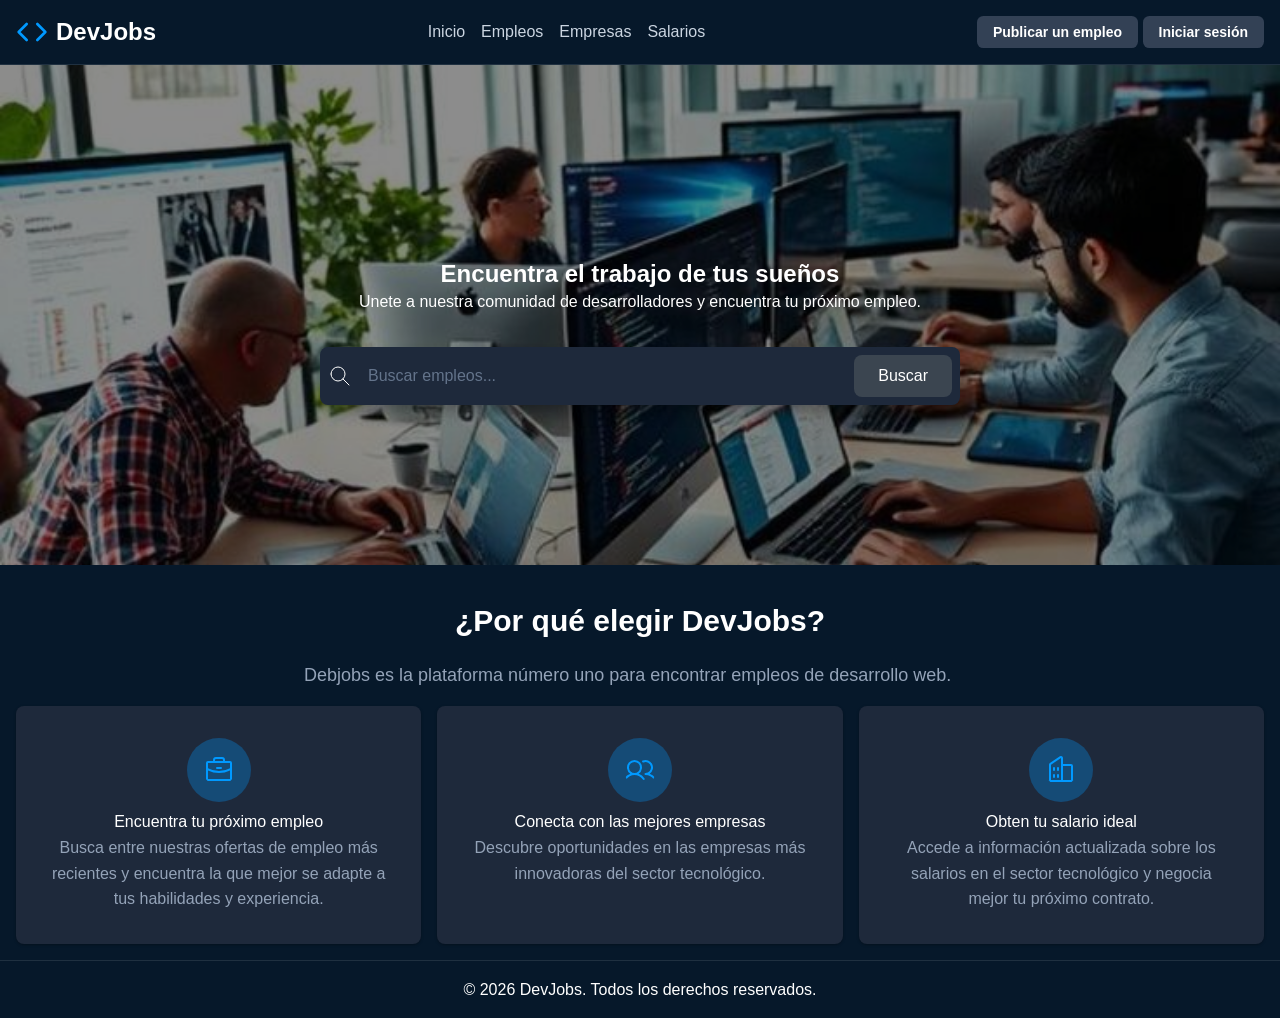
<file: index.html>
<!doctype html>
<html lang="en">
  <head>
    <meta charset="UTF-8" />
    <meta name="viewport" content="width=device-width, initial-scale=1.0" />
    <title>DevJobs - Inicio</title>
    <meta
      name="description"
      content="Encuentra las mejores ofertas de trabajo para desarrolladores en DevJobs."
    />
    <link rel="stylesheet" href="style.css" />
  </head>
  <body>
    <header>
      <h1>
        <svg
          fill="none"
          stroke="currentColor"
          stroke-linecap="round"
          stroke-linejoin="round"
          stroke-width="2"
          viewBox="0 0 24 24"
          xmlns="http://www.w3.org/2000/svg"
        >
          <polyline points="16 18 22 12 16 6"></polyline>
          <polyline points="8 6 2 12 8 18"></polyline>
        </svg>
        DevJobs
      </h1>

      <nav>
        <a href="index.html">Inicio</a>
        <a href="empleo.html">Empleos</a>
        <a href="#">Empresas</a>
        <a href="#">Salarios</a>
      </nav>

      <div>
        <button class="btn btn-primary">Publicar un empleo</button>
        <button class="btn">Iniciar sesión</button>
      </div>
    </header>

    <main>
      <section>
        <img src="./img/dev.jpg" alt="Imagen de portada" />
        <h1>Encuentra el trabajo de tus sueños</h1>
        <p>
          Unete a nuestra comunidad de desarrolladores y encuentra tu próximo
          empleo.
        </p>
        <form role="search">
          <div>
             <svg xmlns="http://www.w3.org/2000/svg" width="24" height="24" viewBox="0 0 24 24" fill="none"
            stroke="currentColor" stroke-width="1" stroke-linecap="round" stroke-linejoin="round"
            class="icon icon-tabler icons-tabler-outline icon-tabler-search">
            <path stroke="none" d="M0 0h24v24H0z" fill="none" />
            <path d="M10 10m-7 0a7 7 0 1 0 14 0a7 7 0 1 0 -14 0" />
            <path d="M21 21l-6 -6" />
          </svg>
            <input type="text" name="search" placeholder="Buscar empleos..." />
            <button type="submit">Buscar</button>
          </div>
        </form>
      </section>
      <section>
        <div class="header">
          <h3>¿Por qué elegir DevJobs?</h3>
          <p>
            Debjobs es la plataforma número uno para encontrar empleos de
            desarrollo web.
          </p>
        </div>
        <div class="features">
          <article>
            <svg fill="currentColor" height="32" viewBox="0 0 256 256" width="32" xmlns="http://www.w3.org/2000/svg"
            aria-hidden="true">
            <path
              d="M216,56H176V48a24,24,0,0,0-24-24H104A24,24,0,0,0,80,48v8H40A16,16,0,0,0,24,72V200a16,16,0,0,0,16,16H216a16,16,0,0,0,16-16V72A16,16,0,0,0,216,56ZM96,48a8,8,0,0,1,8-8h48a8,8,0,0,1,8,8v8H96ZM216,72v41.61A184,184,0,0,1,128,136a184.07,184.07,0,0,1-88-22.38V72Zm0,128H40V131.64A200.19,200.19,0,0,0,128,152a200.25,200.25,0,0,0,88-20.37V200ZM104,112a8,8,0,0,1,8-8h32a8,8,0,0,1,0,16H112A8,8,0,0,1,104,112Z">
            </path>
          </svg>
            <h4>Encuentra tu próximo empleo</h4>
            <p>
              Busca entre nuestras ofertas de empleo más recientes y encuentra
              la que mejor se adapte a tus habilidades y experiencia.
            </p>
          </article>
          <article>
             <svg fill="currentColor" height="32" viewBox="0 0 256 256" width="32" xmlns="http://www.w3.org/2000/svg"
            aria-hidden="true">
            <path
              d="M117.25,157.92a60,60,0,1,0-66.5,0A95.83,95.83,0,0,0,3.53,195.63a8,8,0,1,0,13.4,8.74,80,80,0,0,1,134.14,0,8,8,0,0,0,13.4-8.74A95.83,95.83,0,0,0,117.25,157.92ZM40,108a44,44,0,1,1,44,44A44.05,44.05,0,0,1,40,108Zm210.14,98.7a8,8,0,0,1-11.07-2.33A79.83,79.83,0,0,0,172,168a8,8,0,0,1,0-16,44,44,0,1,0-16.34-84.87,8,8,0,1,1-5.94-14.85,60,60,0,0,1,55.53,105.64,95.83,95.83,0,0,1,47.22,37.71A8,8,0,0,1,250.14,206.7Z">
            </path>
          </svg>
            <h4>Conecta con las mejores empresas</h4>
            <p>
              Descubre oportunidades en las empresas más innovadoras del sector
              tecnológico.
            </p>
          </article>
          <article>
                      <svg fill="currentColor" height="32" viewBox="0 0 256 256" width="32" xmlns="http://www.w3.org/2000/svg"
            aria-hidden="true">
            <path
              d="M240,208H224V96a16,16,0,0,0-16-16H144V32a16,16,0,0,0-24.88-13.32L39.12,72A16,16,0,0,0,32,85.34V208H16a8,8,0,0,0,0,16H240a8,8,0,0,0,0-16ZM208,96V208H144V96ZM48,85.34,128,32V208H48ZM112,112v16a8,8,0,0,1-16,0V112a8,8,0,1,1,16,0Zm-32,0v16a8,8,0,0,1-16,0V112a8,8,0,1,1,16,0Zm0,56v16a8,8,0,0,1-16,0V168a8,8,0,0,1,16,0Zm32,0v16a8,8,0,0,1-16,0V168a8,8,0,0,1,16,0Z">
            </path>
          </svg>

            <h4>Obten tu salario ideal</h4>
            <p>
              Accede a información actualizada sobre los salarios en el sector
              tecnológico y negocia mejor tu próximo contrato.
            </p>
          </article>
        </div>
      </section>
    </main>

    <footer>
      <p>&copy; 2026 DevJobs. Todos los derechos reservados.</p>
    </footer>
  </body>
</html>
</file>
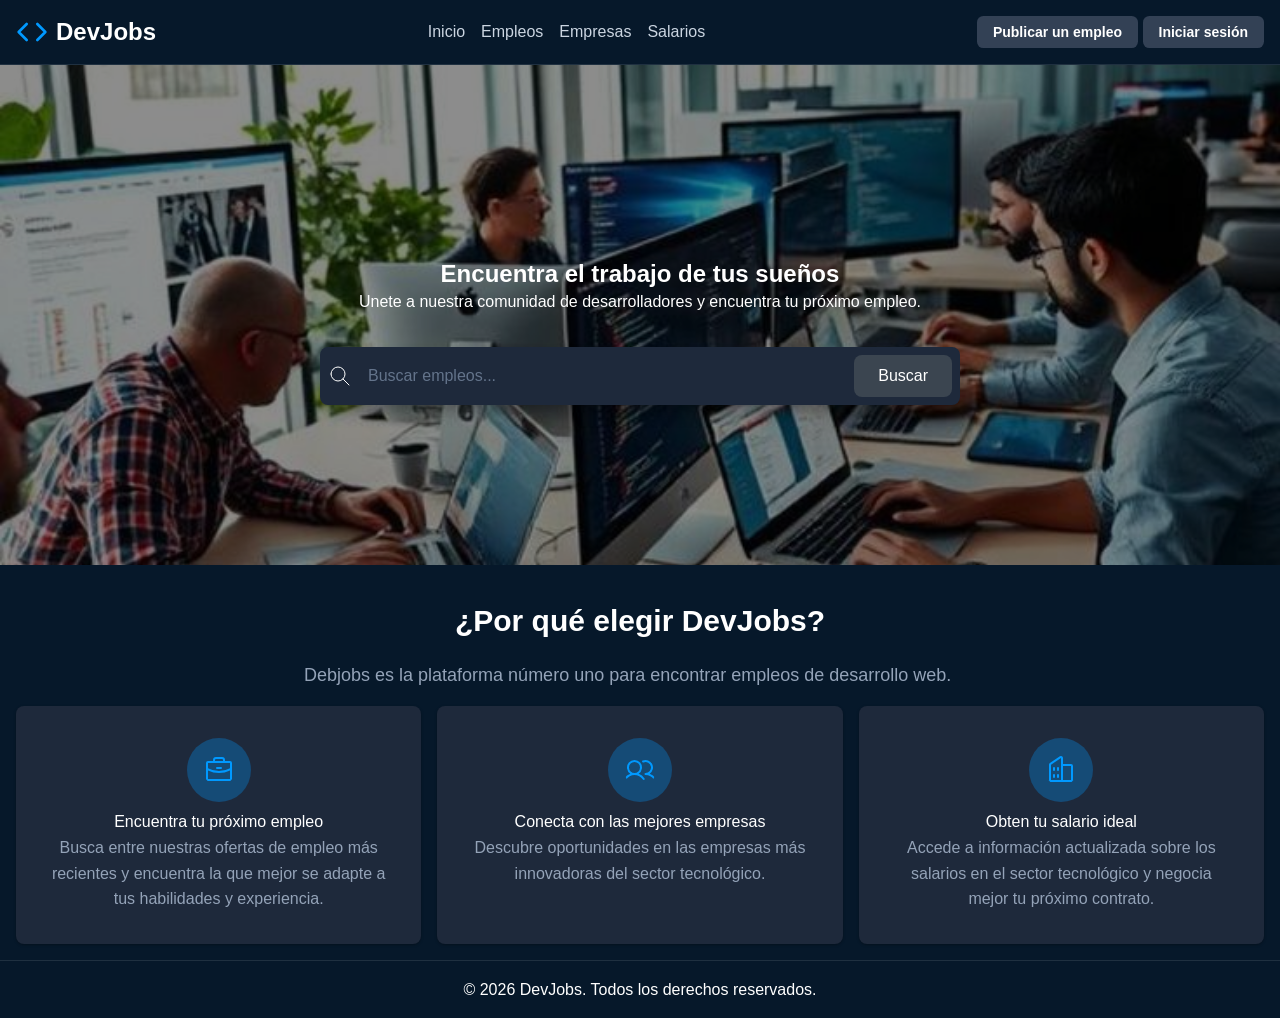
<file: 02.ProyectoconJs/index.html>
<!doctype html>
<html lang="en">
  <head>
    <meta charset="UTF-8" />
    <meta name="viewport" content="width=device-width, initial-scale=1.0" />
    <title>DevJobs - Inicio</title>
    <meta
      name="description"
      content="Encuentra las mejores ofertas de trabajo para desarrolladores en DevJobs."
    />
    <link rel="stylesheet" href="./style/style.css" />
    
    <script type="module" src="./js/script.js"></script>

  </head>
  <body>
    <header>
      <h1>
        <svg
          fill="none"
          stroke="currentColor"
          stroke-linecap="round"
          stroke-linejoin="round"
          stroke-width="2"
          viewBox="0 0 24 24"
          xmlns="http://www.w3.org/2000/svg"
        >
          <polyline points="16 18 22 12 16 6"></polyline>
          <polyline points="8 6 2 12 8 18"></polyline>
        </svg>
        DevJobs
      </h1>

      <nav>
        <a href="index.html">Inicio</a>
        <a href="empleo.html">Empleos</a>
        <a href="#">Empresas</a>
        <a href="#">Salarios</a>
      </nav>

      <div>
        <button class="btn btn-primary">Publicar un empleo</button>
        <button class="btn">Iniciar sesión</button>
      </div>
    </header>

    <main>
      <section>
        <img src="./img/dev.jpg" alt="Imagen de portada" />
        <h1>Encuentra el trabajo de tus sueños</h1>
        <p>
          Unete a nuestra comunidad de desarrolladores y encuentra tu próximo
          empleo.
        </p>
        <form role="search">
          <div>
             <svg xmlns="http://www.w3.org/2000/svg" width="24" height="24" viewBox="0 0 24 24" fill="none"
            stroke="currentColor" stroke-width="1" stroke-linecap="round" stroke-linejoin="round"
            class="icon icon-tabler icons-tabler-outline icon-tabler-search">
            <path stroke="none" d="M0 0h24v24H0z" fill="none" />
            <path d="M10 10m-7 0a7 7 0 1 0 14 0a7 7 0 1 0 -14 0" />
            <path d="M21 21l-6 -6" />
          </svg>
            <input type="text" name="search" placeholder="Buscar empleos..." />
            <button type="submit">Buscar</button>
          </div>
        </form>
      </section>
      <section>
        <div class="header">
          <h3>¿Por qué elegir DevJobs?</h3>
          <p>
            Debjobs es la plataforma número uno para encontrar empleos de
            desarrollo web.
          </p>
        </div>
        <div class="features">
          <article>
            <svg fill="currentColor" height="32" viewBox="0 0 256 256" width="32" xmlns="http://www.w3.org/2000/svg"
            aria-hidden="true">
            <path
              d="M216,56H176V48a24,24,0,0,0-24-24H104A24,24,0,0,0,80,48v8H40A16,16,0,0,0,24,72V200a16,16,0,0,0,16,16H216a16,16,0,0,0,16-16V72A16,16,0,0,0,216,56ZM96,48a8,8,0,0,1,8-8h48a8,8,0,0,1,8,8v8H96ZM216,72v41.61A184,184,0,0,1,128,136a184.07,184.07,0,0,1-88-22.38V72Zm0,128H40V131.64A200.19,200.19,0,0,0,128,152a200.25,200.25,0,0,0,88-20.37V200ZM104,112a8,8,0,0,1,8-8h32a8,8,0,0,1,0,16H112A8,8,0,0,1,104,112Z">
            </path>
          </svg>
            <h4>Encuentra tu próximo empleo</h4>
            <p>
              Busca entre nuestras ofertas de empleo más recientes y encuentra
              la que mejor se adapte a tus habilidades y experiencia.
            </p>
          </article>
          <article>
             <svg fill="currentColor" height="32" viewBox="0 0 256 256" width="32" xmlns="http://www.w3.org/2000/svg"
            aria-hidden="true">
            <path
              d="M117.25,157.92a60,60,0,1,0-66.5,0A95.83,95.83,0,0,0,3.53,195.63a8,8,0,1,0,13.4,8.74,80,80,0,0,1,134.14,0,8,8,0,0,0,13.4-8.74A95.83,95.83,0,0,0,117.25,157.92ZM40,108a44,44,0,1,1,44,44A44.05,44.05,0,0,1,40,108Zm210.14,98.7a8,8,0,0,1-11.07-2.33A79.83,79.83,0,0,0,172,168a8,8,0,0,1,0-16,44,44,0,1,0-16.34-84.87,8,8,0,1,1-5.94-14.85,60,60,0,0,1,55.53,105.64,95.83,95.83,0,0,1,47.22,37.71A8,8,0,0,1,250.14,206.7Z">
            </path>
          </svg>
            <h4>Conecta con las mejores empresas</h4>
            <p>
              Descubre oportunidades en las empresas más innovadoras del sector
              tecnológico.
            </p>
          </article>
          <article>
                      <svg fill="currentColor" height="32" viewBox="0 0 256 256" width="32" xmlns="http://www.w3.org/2000/svg"
            aria-hidden="true">
            <path
              d="M240,208H224V96a16,16,0,0,0-16-16H144V32a16,16,0,0,0-24.88-13.32L39.12,72A16,16,0,0,0,32,85.34V208H16a8,8,0,0,0,0,16H240a8,8,0,0,0,0-16ZM208,96V208H144V96ZM48,85.34,128,32V208H48ZM112,112v16a8,8,0,0,1-16,0V112a8,8,0,1,1,16,0Zm-32,0v16a8,8,0,0,1-16,0V112a8,8,0,1,1,16,0Zm0,56v16a8,8,0,0,1-16,0V168a8,8,0,0,1,16,0Zm32,0v16a8,8,0,0,1-16,0V168a8,8,0,0,1,16,0Z">
            </path>
          </svg>

            <h4>Obten tu salario ideal</h4>
            <p>
              Accede a información actualizada sobre los salarios en el sector
              tecnológico y negocia mejor tu próximo contrato.
            </p>
          </article>
        </div>
      </section>
    </main>

    <footer>
      <p>&copy; 2026 DevJobs. Todos los derechos reservados.</p>
    </footer>
  </body>
</html>
</file>
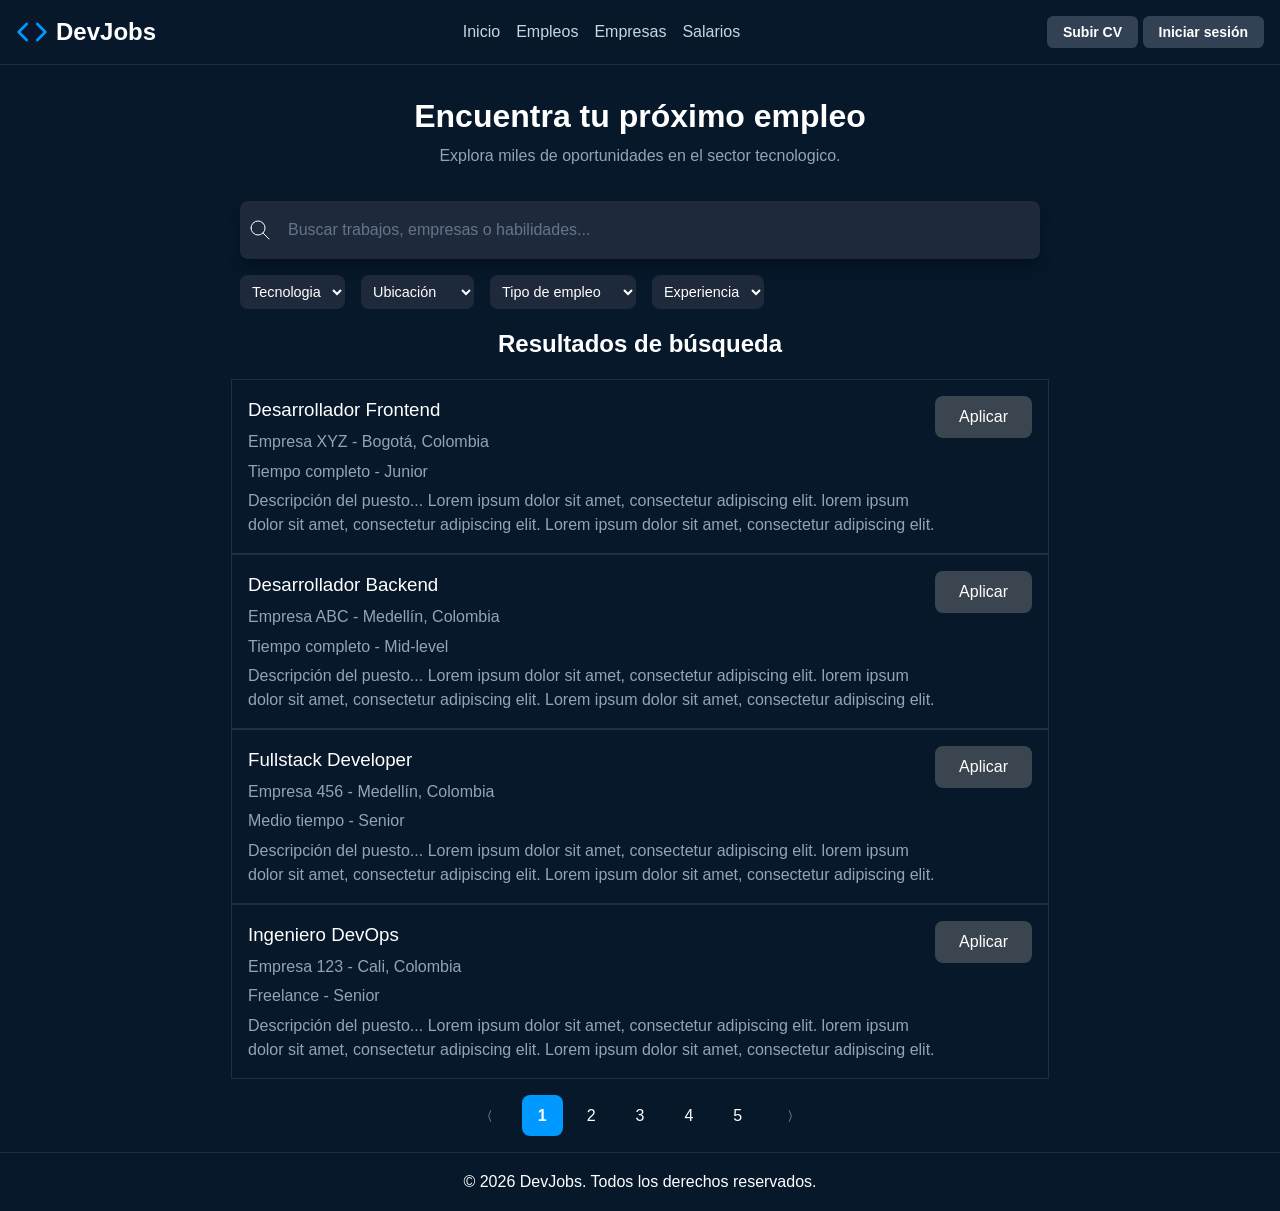
<file: empleo.html>
<!doctype html>
<html lang="en">
  <head>
    <meta charset="UTF-8" />
    <meta name="viewport" content="width=device-width, initial-scale=1.0" />
    <title>DevJobs - Inicio</title>
    <meta
      name="description"
      content="Encuentra las mejores ofertas de trabajo para desarrolladores en DevJobs."
    />
    <link rel="stylesheet" href="style.css" />
  </head>

  <body>
    <header>
      <h1>
        <svg
          fill="none"
          stroke="currentColor"
          stroke-linecap="round"
          stroke-linejoin="round"
          stroke-width="2"
          viewBox="0 0 24 24"
          xmlns="http://www.w3.org/2000/svg"
        >
          <polyline points="16 18 22 12 16 6"></polyline>
          <polyline points="8 6 2 12 8 18"></polyline>
        </svg>
        DevJobs
      </h1>

      <nav>
        <a href="index.html">Inicio</a>
        <a href="#">Empleos</a>
        <a href="#">Empresas</a>
        <a href="#">Salarios</a>
      </nav>

      <div>
        <button class="btn btn-primary">Subir CV</button>
        <button class="btn">Iniciar sesión</button>
      </div>
    </header>

    <main>
      <div class="container">
        <h1>Encuentra tu próximo empleo</h1>
        <p>Explora miles de oportunidades en el sector tecnologico.</p>
        <form role="search">
          <div>
            <svg
              xmlns="http://www.w3.org/2000/svg"
              width="24"
              height="24"
              viewBox="0 0 24 24"
              fill="none"
              stroke="currentColor"
              stroke-width="1"
              stroke-linecap="round"
              stroke-linejoin="round"
              class="icon icon-tabler icons-tabler-outline icon-tabler-search"
            >
              <path stroke="none" d="M0 0h24v24H0z" fill="none" />
              <path d="M10 10m-7 0a7 7 0 1 0 14 0a7 7 0 1 0 -14 0" />
              <path d="M21 21l-6 -6" />
            </svg>
            <input
              type="text"
              name="search"
              placeholder="Buscar trabajos, empresas o habilidades..."
            />
          </div>
        </form>
        <section class="filters">
          <select name="category" id="category">
            <option value="">Tecnologia</option>
            <option value="frontend">Frontend</option>
            <option value="backend">Backend</option>
            <option value="fullstack">Fullstack</option>
            <option value="devops">DevOps</option>
          </select>
          <select name="location" id="location">
            <option value="">Ubicación</option>
            <option value="bogota">Bogotá</option>
            <option value="medellin">Medellín</option>
            <option value="cali">Cali</option>
            <option value="barranquilla">Barranquilla</option>
          </select>
          <select name="type" id="type">
            <option value="">Tipo de empleo</option>
            <option value="fulltime">Tiempo completo</option>
            <option value="parttime">Medio tiempo</option>
            <option value="freelance">Freelance</option>
          </select>
          <select name="experience" id="experience">
            <option value="">Experiencia</option>
            <option value="junior">Junior</option>
            <option value="mid">Mid-level</option>
            <option value="senior">Senior</option>
          </select>
        </section>
<h2>Resultados de búsqueda</h2>
        <section class="job-listings">
          
          <div class="job-card">
            <div class="job-card-info"><h3>Desarrollador Frontend</h3>
            <p>Empresa XYZ - Bogotá, Colombia</p>
            <p>Tiempo completo - Junior</p>
            <p>Descripción del puesto... Lorem ipsum dolor sit amet, consectetur adipiscing elit.
                lorem ipsum dolor sit amet, consectetur adipiscing elit. Lorem ipsum dolor sit amet, consectetur adipiscing elit.</p></div>
            
           
            <button class="btn btn-primary">Aplicar</button>
          </div>
          <div class="job-card">
            <div class="job-card-info"><h3>Desarrollador Backend</h3>
            <p>Empresa ABC - Medellín, Colombia</p>
            <p>Tiempo completo - Mid-level</p>
            <p>Descripción del puesto... Lorem ipsum dolor sit amet, consectetur adipiscing elit.
                lorem ipsum dolor sit amet, consectetur adipiscing elit. Lorem ipsum dolor sit amet, consectetur adipiscing elit.</p></div>
            
            <button class="btn btn-primary">Aplicar</button>
          </div>
          <div class="job-card">
            <div class="job-card-info"><h3>Fullstack Developer</h3>
            <p>Empresa 456 - Medellín, Colombia</p>
            <p>Medio tiempo - Senior</p>
            <p>Descripción del puesto... Lorem ipsum dolor sit amet, consectetur adipiscing elit.
                lorem ipsum dolor sit amet, consectetur adipiscing elit. Lorem ipsum dolor sit amet, consectetur adipiscing elit.</p></div> 
            <button class="btn btn-primary">Aplicar</button>
          </div>
          <div class="job-card">
            <div class="job-card-info"><h3>Ingeniero DevOps</h3>
            <p>Empresa 123 - Cali, Colombia</p>
            <p>Freelance - Senior</p>
            <p>Descripción del puesto... Lorem ipsum dolor sit amet, consectetur adipiscing elit.
                lorem ipsum dolor sit amet, consectetur adipiscing elit. Lorem ipsum dolor sit amet, consectetur adipiscing elit.</p></div>
            <button class="btn btn-primary">Aplicar</button>
          </div>
        </section>

        <nav class="pagination">
                <a class="btn"><!--
category: Arrows
version: "2.24"
unicode: "faf1"
-->
<svg
  xmlns="http://www.w3.org/2000/svg"
  width="16"
  height="16"
  viewBox="0 0 24 24"
  fill="none"
  stroke="#607d8b"
  stroke-width="1.5"
  stroke-linecap="round"
  stroke-linejoin="round"
>
  <path d="M13 20l-3 -8l3 -8" />
</svg>
</a>
          <a class="is-active" href="#">1</a>
          <a href="#">2</a>
          <a href="#">3</a>
          <a href="#">4</a>
          <a href="#">5</a>
          <a href="#"><!--
category: Arrows
version: "2.24"
unicode: "faf2"
-->
<svg
  xmlns="http://www.w3.org/2000/svg"
  width="16"
  height="16"
  viewBox="0 0 24 24"
  fill="none"
  stroke="#607d8b"
  stroke-width="1.5"
  stroke-linecap="round"
  stroke-linejoin="round"
>
  <path d="M11 4l3 8l-3 8" />
</svg>
</a>
        </nav>
      </div>
    </main>

    <footer>
      <p>&copy; 2026 DevJobs. Todos los derechos reservados.</p>
    </footer>
  </body>
</html>
</file>
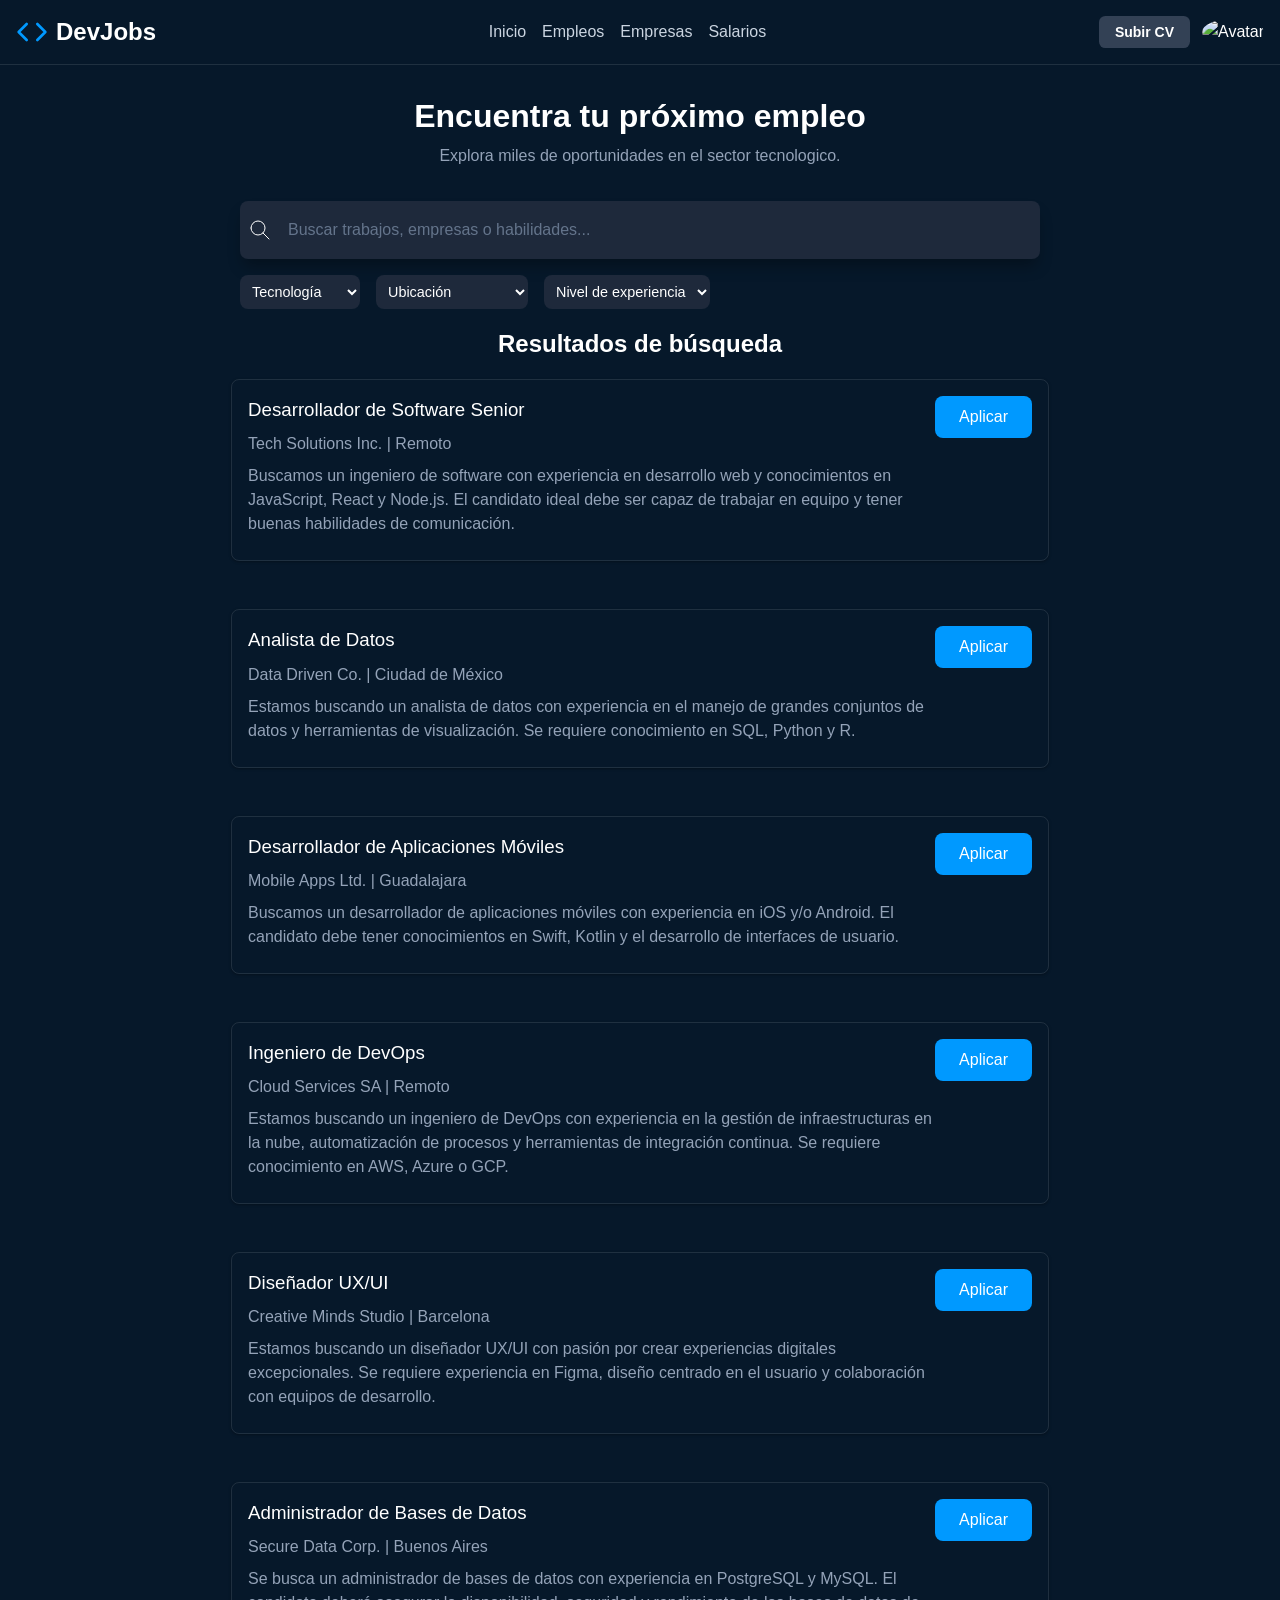
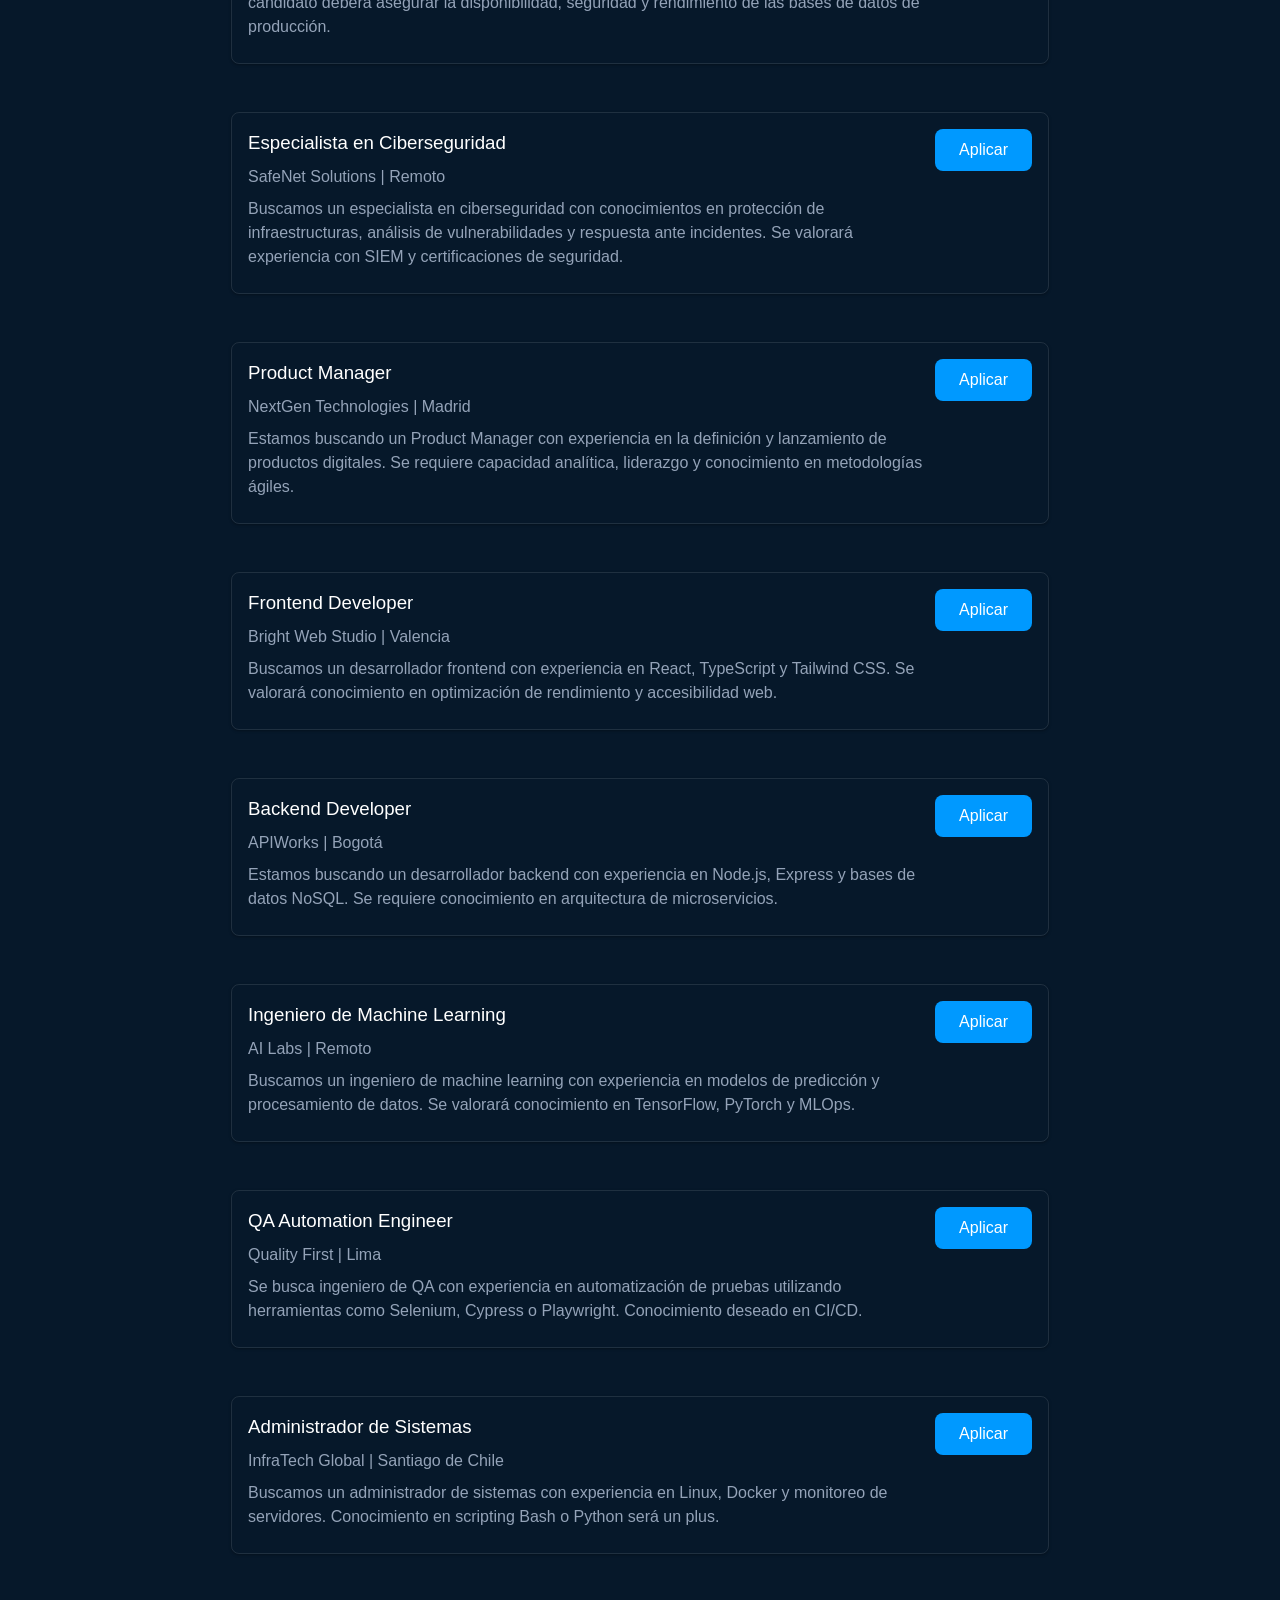
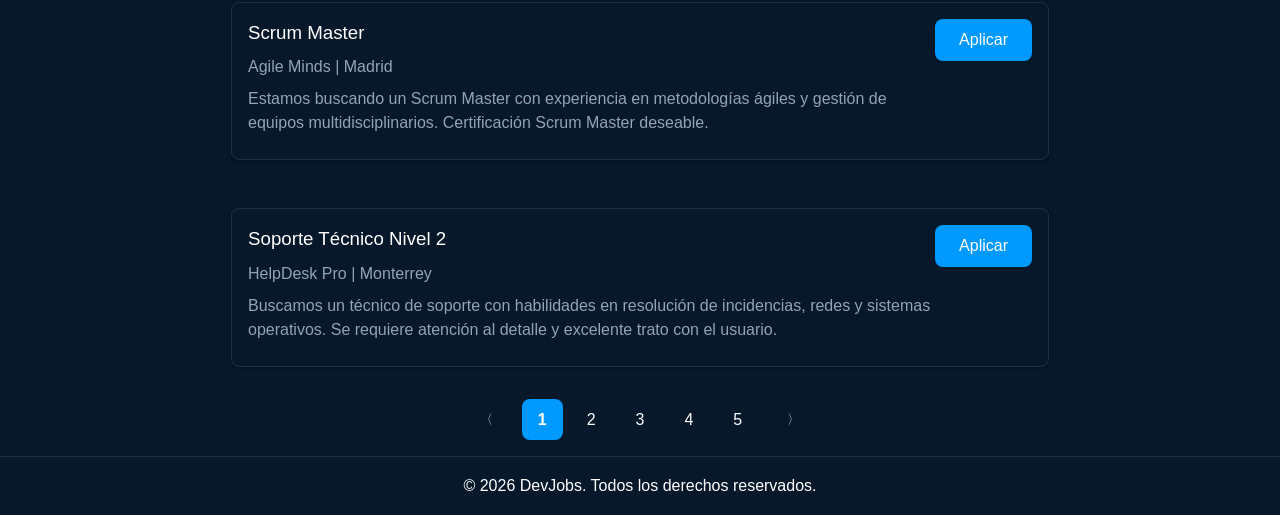
<file: 02.ProyectoconJs/empleo.html>
<!doctype html>
<html lang="en">
  <head>
    <meta charset="UTF-8" />
    <meta name="viewport" content="width=device-width, initial-scale=1.0" />
    <title>DevJobs - Inicio</title>
    <meta
      name="description"
      content="Encuentra las mejores ofertas de trabajo para desarrolladores en DevJobs."
    />
    <link rel="stylesheet" href="./style/style.css" />

    <script type="module" src="./js/main.js"></script>
  </head>

  <body>
    <header>
      <h1>
        <svg
          fill="none"
          stroke="currentColor"
          stroke-linecap="round"
          stroke-linejoin="round"
          stroke-width="2"
          viewBox="0 0 24 24"
          xmlns="http://www.w3.org/2000/svg"
        >
          <polyline points="16 18 22 12 16 6"></polyline>
          <polyline points="8 6 2 12 8 18"></polyline>
        </svg>
        DevJobs
      </h1>

      <nav>
        <a href="index.html">Inicio</a>
        <a href="#">Empleos</a>
        <a href="#">Empresas</a>
        <a href="#">Salarios</a>
      </nav>

      <div class="sesion">
        <button class="btn-primary">Subir CV</button>
        <!-- <button class="btn">Iniciar sesión</button> -->
        <!-- <devjobs-login service="google" username="google.com" size="32">
      </devjobs-login> -->
        <devjobs-login
          service="github"
          username="cjzuleta"
          size="40"
        ></devjobs-login>
      </div>
    </header>

    <main>
      <div class="container">
        <h1>Encuentra tu próximo empleo</h1>
        <p>Explora miles de oportunidades en el sector tecnologico.</p>
        <form role="search">
          <div>
            <svg
              xmlns="http://www.w3.org/2000/svg"
              width="24"
              height="24"
              viewBox="0 0 24 24"
              fill="none"
              stroke="currentColor"
              stroke-width="1"
              stroke-linecap="round"
              stroke-linejoin="round"
              class="icon icon-tabler icons-tabler-outline icon-tabler-search"
            >
              <path stroke="none" d="M0 0h24v24H0z" fill="none" />
              <path d="M10 10m-7 0a7 7 0 1 0 14 0a7 7 0 1 0 -14 0" />
              <path d="M21 21l-6 -6" />
            </svg>
            <input
              type="text"
              name="search"
              placeholder="Buscar trabajos, empresas o habilidades..."
              id="search"
            />
          </div>

          <!-- <section class="filters">
            <select name="category" id="category">
              <option value="">Profesiones</option>
              <optgroup label="Profesiones populares">
              <option value="frontend">Frontend</option>
              <option value="backend">Backend</option>
              <option value="fullstack">Fullstack</option>
              <option value="devops">DevOps</option>
              </optgroup>
              <hr>
              <optgroup>
                <option value="db">DataBase</option>
              </optgroup>
            </select>
            <select name="location" id="location">
              <option value="">Ubicación</option>
              <option value="bogota">Bogotá</option>
              <option value="medellin">Medellín</option>
              <option value="cali">Cali</option>
              <option value="barranquilla">Barranquilla</option>
            </select>
            <select name="type" id="type">
              <option value="">Tipo de empleo</option>
              <option value="fulltime">Tiempo completo</option>
              <option value="parttime">Medio tiempo</option>
              <option value="freelance">Freelance</option>
            </select>
            <select name="experience" id="experience">
              <option value="">Experiencia</option>
              <option value="junior">Junior</option>
              <option value="mid">Mid-level</option>
              <option value="senior">Senior</option>
            </select>
          </section> -->
          <section class="filters">
          <select name="technology" id="filter-technology">
            <option value="">Tecnología</option>
            <optgroup label="Tecnologías populares">
              <option value="javascript">JavaScript</option>
              <option value="python">Python</option>
              <option value="react">React</option>
              <option value="nodejs">Node.js</option>
            </optgroup>
            <option value="java">Java</option>
            <hr />
            <option value="csharp">C#</option>
            <option value="c">C</option>
            <option value="c++">C++</option>
            <hr />
            <option value="ruby">Ruby</option>
            <option value="php">PHP</option>
          </select>

          <select name="location" id="filter-location">
            <option value="">Ubicación</option>
            <option value="remoto">Remoto</option>
            <option value="cdmx">Ciudad de México</option>
            <option value="guadalajara">Guadalajara</option>
            <option value="monterrey">Monterrey</option>
            <option value="barcelona">Barcelona</option>
          </select>

          <select name="experience-level" id="filter-experience-level">
            <option value="">Nivel de experiencia</option>
            <option value="junior">Junior</option>
            <option value="mid">Mid-level</option>
            <option value="senior">Senior</option>
            <option value="lead">Lead</option>
          </select>
        </section>
        </form>
        <span class="valor-seleccionado"></span>
        <h2>Resultados de búsqueda</h2>
      <section class="job-listings">
        <!-- <div data-modalidad="frontend" class="job-card">
          <div>
            <h3>Desarrollador Frontend</h3>
            <p>Empresa XYZ - Bogotá, Colombia</p>
            <p>Tiempo completo - Junior</p>
            <p>
              Descripción del puesto... Lorem ipsum dolor sit amet, consectetur
              adipiscing elit. lorem ipsum dolor sit amet, consectetur
              adipiscing elit. Lorem ipsum dolor sit amet, consectetur
              adipiscing elit.
            </p>
            
          </div>
          <button class="button-apply-job" id="btn">Aplicar</button>
          
        </div>
        <div data-modalidad="backend" class="job-card">
          <div>
            <h3>Desarrollador Backend</h3>
            <p>Empresa ABC - Medellín, Colombia</p>
            <p>Tiempo completo - Mid-level</p>
            <p>
              Descripción del puesto... Lorem ipsum dolor sit amet, consectetur
              adipiscing elit. lorem ipsum dolor sit amet, consectetur
              adipiscing elit. Lorem ipsum dolor sit amet, consectetur
              adipiscing elit.
            </p>
          </div>

          <button class="button-apply-job" id="btn">Aplicar</button>
        </div>
        <div data-modalidad="fullstack" class="job-card">
          <div>
            <h3>Fullstack Developer</h3>
            <p>Empresa 456 - Medellín, Colombia</p>
            <p>Medio tiempo - Senior</p>
            <p>
              Descripción del puesto... Lorem ipsum dolor sit amet, consectetur
              adipiscing elit. lorem ipsum dolor sit amet, consectetur
              adipiscing elit. Lorem ipsum dolor sit amet, consectetur
              adipiscing elit.
            </p>
          </div>
          <button class="button-apply-job" id="btn">Aplicar</button>
        </div>
        <div data-modalidad="devops" class="job-card">
          <div>
            <h3>Ingeniero DevOps</h3>
            <p>Empresa 123 - Cali, Colombia</p>
            <p>Freelance - Senior</p>
            <p>
              Descripción del puesto... Lorem ipsum dolor sit amet, consectetur
              adipiscing elit. lorem ipsum dolor sit amet, consectetur
              adipiscing elit. Lorem ipsum dolor sit amet, consectetur
              adipiscing elit.
            </p>
          </div>
          <button class="button-apply-job" id="btn">Aplicar</button>
        </div> -->
      </section>

      <nav class="pagination">
        <a class="btn"
          ><!--
category: Arrows
version: "2.24"
unicode: "faf1"
-->
          <svg
            xmlns="http://www.w3.org/2000/svg"
            width="16"
            height="16"
            viewBox="0 0 24 24"
            fill="none"
            stroke="#607d8b"
            stroke-width="1.5"
            stroke-linecap="round"
            stroke-linejoin="round"
          >
            <path d="M13 20l-3 -8l3 -8" />
          </svg>
        </a>
        <a class="is-active" href="#">1</a>
        <a href="#">2</a>
        <a href="#">3</a>
        <a href="#">4</a>
        <a href="#">5</a>
        <a href="#"
          ><!--
category: Arrows
version: "2.24"
unicode: "faf2"
-->
          <svg
            xmlns="http://www.w3.org/2000/svg"
            width="16"
            height="16"
            viewBox="0 0 24 24"
            fill="none"
            stroke="#607d8b"
            stroke-width="1.5"
            stroke-linecap="round"
            stroke-linejoin="round"
          >
            <path d="M11 4l3 8l-3 8" />
          </svg>
        </a>
      </nav>
      </div>

      
    </main>

    <footer>
      <p>&copy; 2026 DevJobs. Todos los derechos reservados.</p>
    </footer>
  </body>
</html>
</file>
<file: style.css>
* {
  padding: 0;
  margin: 0;
  box-sizing: border-box;
}

:root {
  --primary: #3b4550;
  --primary-dark: #0a3d66;
  --primary-hover: #0d5ba8;
  --primary-light: #09f;
  --background: #06182a;
  --text-primary: #ffffff;
  --text-secondary: #cbd5e1;
  --text-muted: #94a3b8;
  --border: rgba(255, 255, 255, 0.1);
  --card-bg: #1e293b;
  --shadow: rgba(0, 0, 0, 0.3);
  --input-bg: #1e293b;
  --hsla-example: hsla(210, 100%, 56%, 1);
}

@font-face {
  font-family: "Inter Variable";
  font-style: normal;
  font-display: swap;
  font-weight: 100 900;
  src: url(https://cdn.jsdelivr.net/fontsource/fonts/inter:vf@latest/latin-wght-normal.woff2)
    format("woff2-variations");
  unicode-range:
    U+0000-00FF, U+0131, U+0152-0153, U+02BB-02BC, U+02C6, U+02DA, U+02DC,
    U+0304, U+0308, U+0329, U+2000-206F, U+20AC, U+2122, U+2191, U+2193, U+2212,
    U+2215, U+FEFF, U+FFFD;
}

/* Títulos principales */
h1 {
  font-size: 1.5rem;
  line-height: 1.2;
  text-wrap: balance;
  display: flex;
  align-items: center;
  gap: 0.5rem;
}

h1 + p {
  text-wrap: balance;
  margin-bottom: 2rem;
}

header {
  border-bottom: 1px solid var(--border);
  background: var(--background);
  color: var(--text-primary);
  padding: 1rem;
  display: flex;
  justify-content: space-between;
  align-items: center;
  gap: 2rem;

  svg {
    width: 32px;
    height: 32px;
    color: var(--primary-light);
  }
}

/* Navegación del header a otras páginas */
nav {
  align-items: center;
  gap: 1rem;
  display: flex;

  a {
    text-decoration: none;
    color: var(--text-secondary);
    transition: color 0.2s;
    font-weight: 500;

    &:hover,
    &:focus {
      color: var(--primary);
      outline: none;
    }
  }
}

/* Botones del Header */
header button {
  padding: 0.5rem 1rem;
  border-radius: 0.4rem;
  background-color: #334155;
  color: var(--text-primary);
  display: inline-block;
  font-size: 0.875rem;
  font-weight: 700;
  text-decoration: none;
}

/* Pantallas pequeñas */
@media (max-width: 768px) {
  header {
    display: grid;
    grid-template-columns: 1fr;
    justify-items: center;
    gap: 1rem;
  }

  header h1,
  header nav,
  header > div {
    width: 100%;
    justify-content: center;
    text-align: center;
  }

  header nav {
    flex-wrap: wrap;
  }

  header > div {
    display: flex;
    flex-wrap: wrap;
    gap: 0.5rem;
  }
}

body {
  font-family: Arial, sans-serif;
  background-color: var(--background);
  color: var(--text-primary);
  min-height: 100vh;
  display: flex;
  flex-direction: column;
  line-height: 1.6;
}

main > section:nth-child(1) {
  height: 500px;
  text-align: center;
  display: flex;
  flex-direction: column;
  justify-content: center;
  align-items: center;
  position: relative;
  overflow: hidden;

  h1 {
    padding-top: 35px;
  }

  & > img {
    position: absolute;
    width: 100%;
    height: 100%;
    object-fit: cover;
    z-index: -1;
    left: 0;
    right: 0;
    filter: brightness(55%);
  }
}

/* Formulario de Búsqueda */
form {
  max-width: 42rem;
  width: 100%;
  margin: 0 auto;
  padding-inline: 1rem;
}

form > div {
  display: flex;
  align-items: center;
  background-color: var(--input-bg);
  border-radius: 0.5rem;
  box-shadow: 0 10px 15px -3px var(--shadow);
  padding: 0.5rem;
  gap: 0.5rem;
}

form input[type="text"] {
  flex: 1;
  background: transparent;
  border: none;
  outline: none;
  color: var(--text-primary);
  padding: 0.75rem 0.5rem;
  font-size: 1rem;
  font-family: inherit;
}

form input[type="text"]::placeholder {
  color: #64748b;
}

button {
  padding: 0.75rem 1.5rem;
  border-radius: 0.5rem;
  background-color: var(--primary);
  color: white;
  font-weight: 400;
  border: none;
  cursor: pointer;
  transition: all 0.2s;
  font-family: inherit;
  font-size: 1rem;
  white-space: nowrap;

  &:hover,
  &:focus {
    /* pseudo-clase que significa que el elemento tiene el foco */
    background-color: var(--primary-hover);
    outline: 2px solid white;
    outline-offset: 2px;
  }

  &:active {
    transform: scale(0.9);
  }

  &:disabled {
    opacity: 0.5;
    pointer-events: none;
  }
}

/* Features Section */
main > section:nth-child(2) {
  padding-inline: 1rem;
  background-color: var(--background);
  padding-top: 2rem;

  & > header {
    gap: 2px;
    flex-direction: column;

    h3 {
      margin-bottom: 0;
    }

    p {
      opacity: 0.75;
    }
  }

  & > div {
    max-width: 1280px;
    margin: 0 auto;
  }
}

main > section:nth-child(2) h3 {
  font-size: 1.875rem;
  font-weight: 700;
  color: var(--text-primary);
  margin-bottom: 1rem;
  text-align: center;
}

main > section:nth-child(2) > div > p {
  font-size: 1.125rem;
  color: var(--text-muted);
  max-width: 42rem;
  margin: 0 auto;
  margin-bottom: 1rem;
}

/* Grid de Features */
.features {
  display: grid;
  grid-template-columns: repeat(auto-fit, minmax(280px, 1fr));
  gap: 16px;
  text-align: center;
}

/* Feature Cards */
article {
  background-color: var(--card-bg);
  padding: 2rem;
  margin-bottom: 16px;
  border-radius: 0.5rem;
  box-shadow: 0px 1px 3px 0 var(--shadow);

  svg {
    color: var(--primary-light);
    background: rgba(0, 153, 255, 0.3);
    border-radius: 9999px;
    width: 64px;
    height: 64px;
    padding: 16px;
  }

  h4 {
    font-weight: 500;
  }

  p {
    color: var(--text-muted);
  }
}

/* Footer */
footer {
  background-color: var(--background);
  border-top: 1px solid var(--border);
  text-align: center;
  padding: 16px;

  small {
    color: var(--text-muted);
    font-size: 0.875rem;
  }
}

/* Pagina EMPLEO *************************** */
.container {
  display: flex;
  flex-direction: column;
  align-items: center;

  h1 {
    font-size: 2rem;
    margin-top: 2rem;
    margin-bottom: 0.5rem;
  }

  p {
    font-size: 1rem;
    color: var(--text-muted);
  }

  form {
    max-width: 800px;
    width: 100%;
    padding: 0;
    margin-bottom: 1rem;
  }

}

.filters {
    display: flex;
  justify-content: flex-start;
  align-items: flex-start;
  width: 100%;
  max-width: 800px;
  gap: 1rem;
  margin-bottom: 1rem;

    select {
      padding: 0.5rem;
      border-radius: 0.5rem;
      background-color: var(--input-bg);
      color: var(--text-primary);
      border: none;
      outline: none;
      font-size: 0.9rem;
      font-family: inherit;

      option {
        background-color: var(--input-bg);
        color: var(--text-primary);
      }
    }
  }

.job-listings{
    display: flex;
    flex-direction: column;
    padding: 1rem;
    line-height: 1.5;
    max-width: 850px;
    
}

.job-card {
    background:none;
    border: 1px solid var(--border);
    padding: 1rem;
    display: flex;
    justify-content: space-between;
    align-items: center;


    h3 {
        font-weight: 500;
        margin-bottom: 0.5rem;
    }

    p {
        color: var(--text-muted);
        margin-bottom: 0.5rem;
    }
}

.job-card-info {
  display: flex;
  flex-direction: column;
  flex: 1;
  gap: 0.35rem;
}

.job-card-info h3,
.job-card-info p {
  margin: 0;
}


.job-card button {
  margin-left: auto;
  white-space: nowrap;
  align-self: flex-start;
}

.pagination {

  display: flex;
  justify-content: center;
  gap: 0.5rem;


  a {
    padding: 0.5rem 1rem;
    background:none;
    color: var(--text-primary);
    border: none;
    cursor: pointer;
    transition: all 0.2s;
    margin-bottom: 1rem;
    display: flex;
    align-items: center;

    &:hover,
    &:focus {
      background-color: var(--primary-hover);
      outline: none;
      border-radius: 0.5rem;
    }

    &.is-active {
      background-color: var(--primary-light);
      color: white;
      font-weight: 700;
      border-radius: 0.5rem;
    }
  }
}
</file>
<file: 02.ProyectoconJs/style/style.css>
* {
  padding: 0;
  margin: 0;
  box-sizing: border-box;
}

:root {
  --primary: #3b4550;
  --primary-dark: #0a3d66;
  --primary-hover: #0d5ba8;
  --primary-light: #09f;
  --background: #06182a;
  --text-primary: #ffffff;
  --text-secondary: #cbd5e1;
  --text-muted: #94a3b8;
  --border: rgba(255, 255, 255, 0.1);
  --card-bg: #1e293b;
  --shadow: rgba(0, 0, 0, 0.3);
  --input-bg: #1e293b;
  --hsla-example: hsla(210, 100%, 56%, 1);
}

@font-face {
  font-family: "Inter Variable";
  font-style: normal;
  font-display: swap;
  font-weight: 100 900;
  src: url(https://cdn.jsdelivr.net/fontsource/fonts/inter:vf@latest/latin-wght-normal.woff2)
    format("woff2-variations");
  unicode-range:
    U+0000-00FF, U+0131, U+0152-0153, U+02BB-02BC, U+02C6, U+02DA, U+02DC,
    U+0304, U+0308, U+0329, U+2000-206F, U+20AC, U+2122, U+2191, U+2193, U+2212,
    U+2215, U+FEFF, U+FFFD;
}

/* Títulos principales */
h1 {
  font-size: 1.5rem;
  line-height: 1.2;
  text-wrap: balance;
  display: flex;
  align-items: center;
  gap: 0.5rem;
}

h1 + p {
  text-wrap: balance;
  margin-bottom: 2rem;
}

header {
  border-bottom: 1px solid var(--border);
  background: var(--background);
  color: var(--text-primary);
  padding: 1rem;
  display: flex;
  justify-content: space-between;
  align-items: center;
  gap: 2rem;

  svg {
    width: 32px;
    height: 32px;
    color: var(--primary-light);
  }
}

/* Navegación del header a otras páginas */
nav {
  align-items: center;
  gap: 1rem;
  display: flex;

  a {
    text-decoration: none;
    color: var(--text-secondary);
    transition: color 0.2s;
    font-weight: 500;

    &:hover,
    &:focus {
      color: var(--primary);
      outline: none;
    }
  }
}

/* Botones del Header */
header button {
  padding: 0.5rem 1rem;
  border-radius: 0.4rem;
  background-color: #334155;
  color: var(--text-primary);
  display: inline-block;
  font-size: 0.875rem;
  font-weight: 700;
  text-decoration: none;

}

.sesion {
  display: flex;
  align-items: center;
  gap: 0.75rem;
}

/* Pantallas pequeñas */
@media (max-width: 768px) {
  header {
    display: grid;
    grid-template-columns: 1fr;
    justify-items: center;
    gap: 1rem;
  }

  header h1,
  header nav,
  header > div {
    width: 100%;
    justify-content: center;
    text-align: center;
  }

  header nav {
    flex-wrap: wrap;
  }

  header > div {
    display: flex;
    flex-wrap: wrap;
    gap: 0.5rem;
  }
}

body {
  font-family: Arial, sans-serif;
  background-color: var(--background);
  color: var(--text-primary);
  min-height: 100vh;
  display: flex;
  flex-direction: column;
  line-height: 1.6;
}

main > section:nth-child(1) {
  height: 500px;
  text-align: center;
  display: flex;
  flex-direction: column;
  justify-content: center;
  align-items: center;
  position: relative;
  overflow: hidden;

  h1 {
    padding-top: 35px;
  }

  & > img {
    position: absolute;
    width: 100%;
    height: 100%;
    object-fit: cover;
    z-index: -1;
    left: 0;
    right: 0;
    filter: brightness(55%);
  }
}

/* Formulario de Búsqueda */
form {
  max-width: 42rem;
  width: 100%;
  margin: 0 auto;
  padding-inline: 1rem;
}

form > div {
  display: flex;
  align-items: center;
  background-color: var(--input-bg);
  border-radius: 0.5rem;
  box-shadow: 0 10px 15px -3px var(--shadow);
  padding: 0.5rem;
  gap: 0.5rem;
}

form input[type="text"] {
  flex: 1;
  background: transparent;
  border: none;
  outline: none;
  color: var(--text-primary);
  padding: 0.75rem 0.5rem;
  font-size: 1rem;
  font-family: inherit;
}

form input[type="text"]::placeholder {
  color: #64748b;
}

button {
  padding: 0.75rem 1.5rem;
  border-radius: 0.5rem;
  background-color: var(--primary);
  color: white;
  font-weight: 400;
  border: none;
  cursor: pointer;
  transition: all 0.2s;
  font-family: inherit;
  font-size: 1rem;
  white-space: nowrap;

  &:hover,
  &:focus {
    /* pseudo-clase que significa que el elemento tiene el foco */
    background-color: var(--primary-hover);
    outline: 2px solid white;
    outline-offset: 2px;
  }

  &:active {
    transform: scale(0.9);
  }

  &:disabled {
    opacity: 0.5;
    pointer-events: none;
  }
}

/* Features Section */
main > section:nth-child(2) {
  padding-inline: 1rem;
  background-color: var(--background);
  padding-top: 2rem;

  & > header {
    gap: 2px;
    flex-direction: column;

    h3 {
      margin-bottom: 0;
    }

    p {
      opacity: 0.75;
    }
  }

  & > div {
    max-width: 1280px;
    margin: 0 auto;
  }
}

main > section:nth-child(2) h3 {
  font-size: 1.875rem;
  font-weight: 700;
  color: var(--text-primary);
  margin-bottom: 1rem;
  text-align: center;
}

main > section:nth-child(2) > div > p {
  font-size: 1.125rem;
  color: var(--text-muted);
  max-width: 42rem;
  margin: 0 auto;
  margin-bottom: 1rem;
}

/* Grid de Features */
.features {
  display: grid;
  grid-template-columns: repeat(auto-fit, minmax(280px, 1fr));
  gap: 16px;
  text-align: center;
}

/* Feature Cards */
article {
  background-color: var(--card-bg);
  padding: 2rem;
  margin-bottom: 16px;
  border-radius: 0.5rem;
  box-shadow: 0px 1px 3px 0 var(--shadow);

  svg {
    color: var(--primary-light);
    background: rgba(0, 153, 255, 0.3);
    border-radius: 9999px;
    width: 64px;
    height: 64px;
    padding: 16px;
  }

  h4 {
    font-weight: 500;
  }

  p {
    color: var(--text-muted);
  }
}

/* Footer */
footer {
  background-color: var(--background);
  border-top: 1px solid var(--border);
  text-align: center;
  padding: 16px;

  small {
    color: var(--text-muted);
    font-size: 0.875rem;
  }
}

/* Pagina EMPLEO *************************** */
.container {
  display: flex;
  flex-direction: column;
  align-items: center;

  h1 {
    font-size: 2rem;
    margin-top: 2rem;
    margin-bottom: 0.5rem;
  }

  p {
    font-size: 1rem;
    color: var(--text-muted);
  }

  form {
    max-width: 800px;
    width: 100%;
    padding: 0;
    margin-bottom: 1rem;
  }

  .filters {
    display: flex;
    flex-wrap: wrap;
    gap: 1rem;
  margin-top: 1rem;

    select {
      padding: 0.5rem;
      border-radius: 0.5rem;
      background-color: var(--input-bg);
      color: var(--text-primary);
      border: none;
      outline: none;
      font-size: 0.9rem;
      font-family: inherit;

      option {
        background-color: var(--input-bg);
        color: var(--text-primary);
      }
    }
  }

}



.job-listings{
    display: flex;
    flex-direction: column;
    padding: 1rem;
    line-height: 1.5;
    max-width: 850px;
    align-items: start;
    gap: 2rem;
}

.job-card {
    display: flex;
    background:none;
    border: 1px solid var(--border);
    padding: 1rem;
    justify-content: space-between;
    align-items: start;
    
    &.is-hidden{
      display: none;
    }

    h3 {
        font-weight: 500;
        margin-bottom: 0.5rem;
    }

    p {
        color: var(--text-muted);
        margin-bottom: 0.5rem;
    }



    
}

/* .job-card-info {
  display: flex;
  align-items: start;
  flex-direction: column;
  flex: 1;
  gap: 0.35rem;
}

.job-card-info h3,
.job-card-info p {
  margin: 0;
}


.job-card button {
  margin-left: auto;
  white-space: nowrap;
  align-self: flex-start;
} */

.pagination {

  display: flex;
  justify-content: center;
  gap: 0.5rem;


  a {
    padding: 0.5rem 1rem;
    background:none;
    color: var(--text-primary);
    border: none;
    cursor: pointer;
    transition: all 0.2s;
    margin-bottom: 1rem;
    display: flex;
    align-items: center;

    &:hover,
    &:focus {
      background-color: var(--primary-hover);
      outline: none;
      border-radius: 0.5rem;
    }

    &.is-active {
      background-color: var(--primary-light);
      color: white;
      font-weight: 700;
      border-radius: 0.5rem;
    }
  }
}

.button-apply-job {
  background:#09f;
  &.is-applied{
    background: #4aaf4e;
    pointer-events: none;
  }

}
</file>
